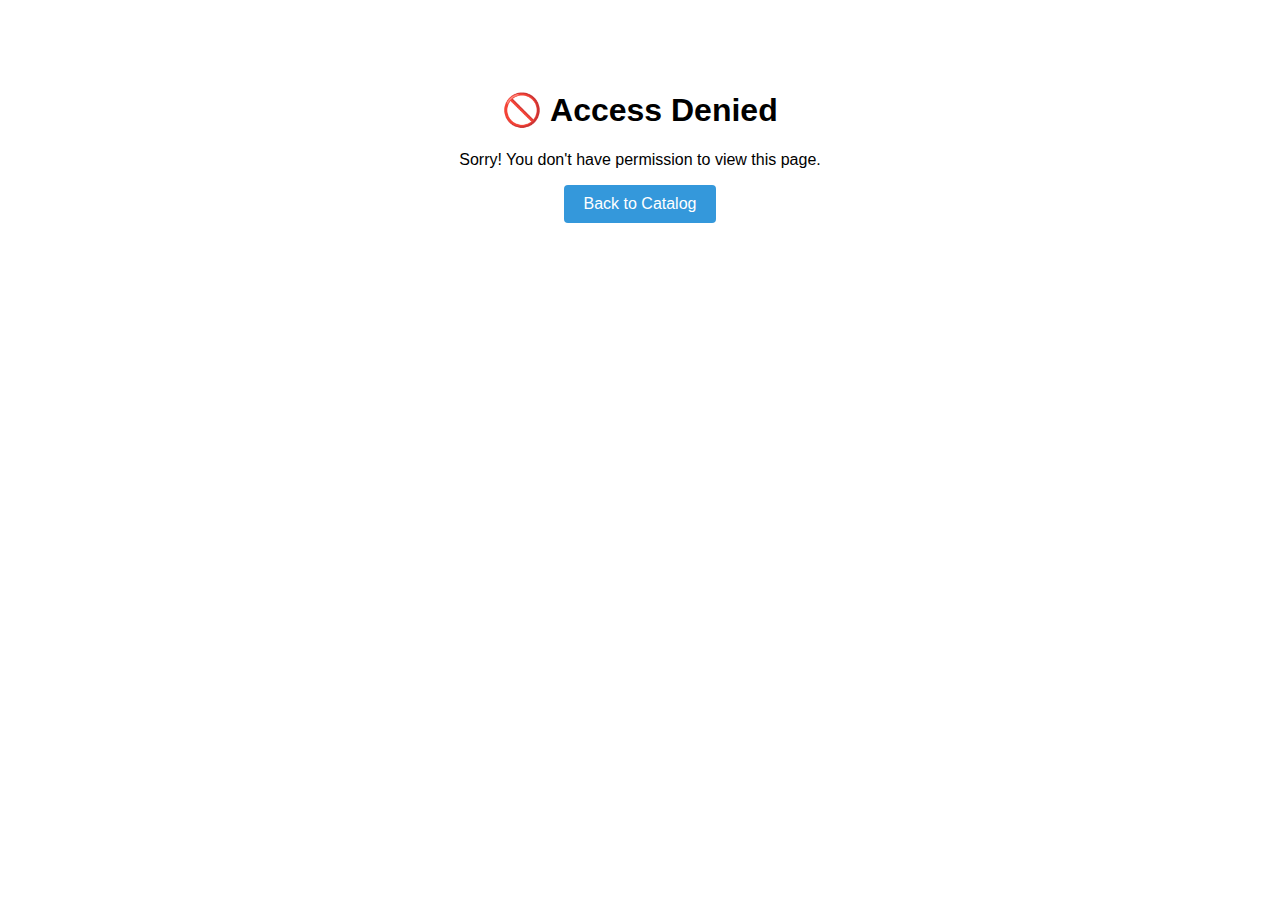
<file: src/main/resources/static/access-denied.html>
<!DOCTYPE html>
<html lang="en">
<head>
    <meta charset="UTF-8">
    <title>Access Denied</title>
    <link rel="stylesheet" href="css/style.css">
</head>
<body>
<main style="text-align: center; margin-top: 50px;">
    <h1>🚫 Access Denied</h1>
    <p>Sorry! You don't have permission to view this page.</p>
    <a href="books.html" class="btn">Back to Catalog</a>
</main>
</body>
</html>
</file>
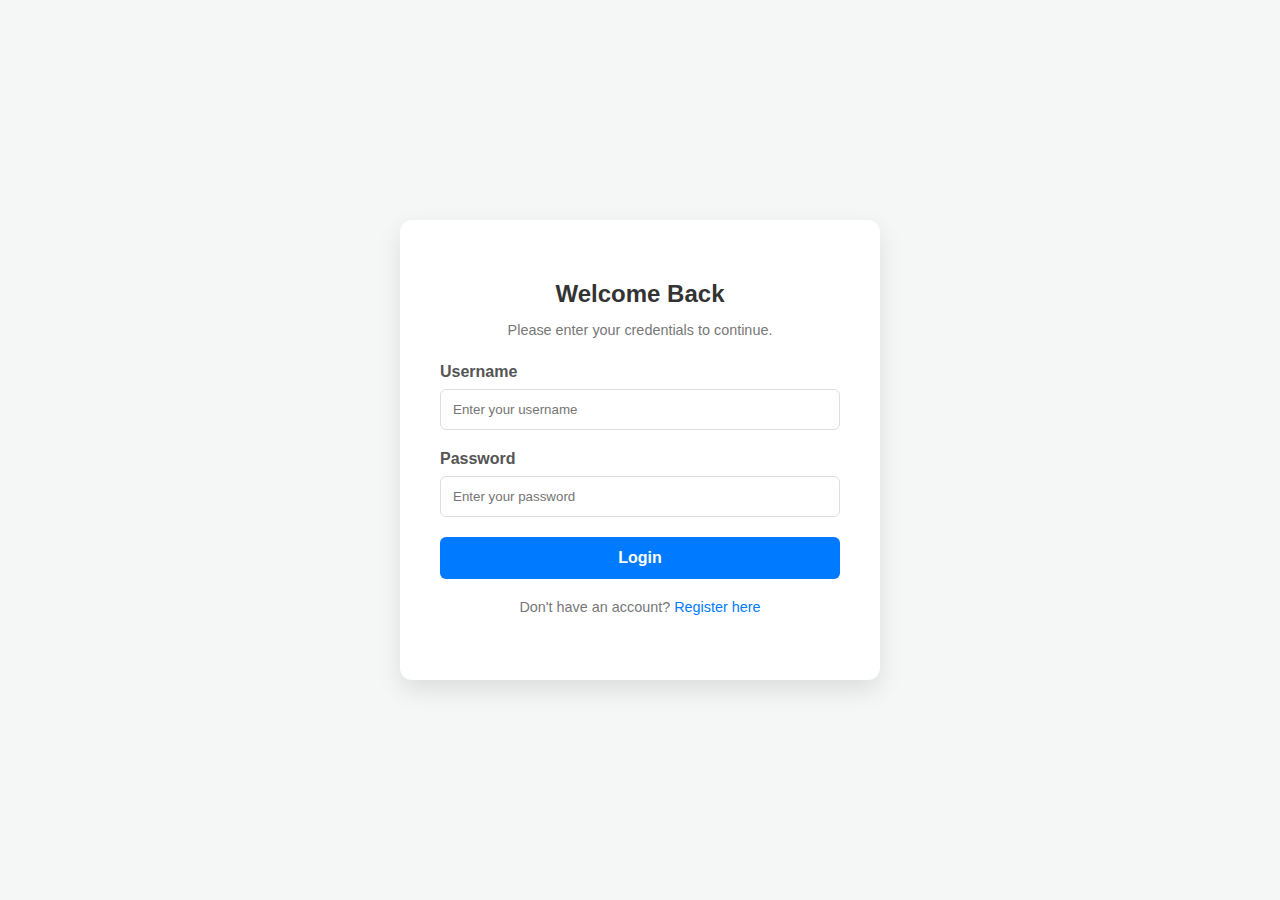
<file: src/main/resources/static/login.html>
<!DOCTYPE html>
<html lang="en">
<head>
    <meta charset="UTF-8">
    <title>Login - Bookstore</title>
    <link rel="stylesheet" href="css/style.css">
</head>
<body class="auth-page">
<div class="auth-container">
    <h2>Welcome Back</h2>
    <p>Please enter your credentials to continue.</p>
    <form id="loginForm">
        <div class="form-group">
            <label for="userName">Username</label>
            <input type="text" id="userName" required placeholder="Enter your username">
        </div>
        <div class="form-group">
            <label for="password">Password</label>
            <input type="password" id="password" required placeholder="Enter your password">
        </div>
        <button type="submit" class="auth-btn">Login</button>
    </form>
    <p class="auth-footer">Don't have an account? <a href="register.html">Register here</a></p>
</div>

<script src="js/login.js"></script>

</body>
</html>
</file>
<file: src/main/resources/static/css/style.css>
body {
    font-family: Arial, sans-serif;
    margin: 0;
    padding: 0;
}

/* Navigation Bar Styling */
header {
    background-color: #2c3e50; /* Professional Deep Navy */
    padding: 0.5rem 5%;
    box-shadow: 0 2px 10px rgba(0,0,0,0.1);
    display: flex;
    justify-content: space-between;
    align-items: center;
    color: white;
}

/* Brand/Logo on the Left */
header > a:first-child {
    font-size: 1.4rem;
    font-weight: bold;
    color: #ffffff;
    text-decoration: none;
    display: flex;
    align-items: center;
    gap: 10px;
}

/* Nav Link Container */
nav {
    display: flex;
    align-items: center;
    gap: 15px; /* Spacing between all nav items */
}

/* Auth Section Containers */
#auth-guest, #auth-user {
    display: flex;
    align-items: center;
    gap: 15px;
}

/* Global Link Styling for Nav */
nav a, nav button {
    text-decoration: none;
    color: #ecf0f1 !important; /* Ensure visibility against dark background */
    font-weight: 500;
    font-size: 0.95rem;
    transition: all 0.3s ease;
    background: none;
    border: none;
    cursor: pointer;
    padding: 5px 10px;
}

nav a:hover {
    color: #3498db !important; /* Bright blue on hover */
}

/* Administrative Special Link */
#adminLink {
    color: #f1c40f !important; /* Gold */
    border: 1px solid #f1c40f;
    border-radius: 4px;
}

#adminLink:hover {
    background-color: #f1c40f;
    color: #2c3e50 !important;
}

/* Red Logout Button */
#logoutBtn {
    background-color: #e74c3c;
    color: white !important;
    border-radius: 4px;
    padding: 6px 15px;
}

#logoutBtn:hover {
    background-color: #c0392b;
}

.hero {
    text-align: center;
    margin-top: 80px;
}

.btn {
    display: inline-block;
    padding: 10px 20px;
    background: #3498db;
    color: white;
    text-decoration: none;
    border-radius: 4px;
}

.book-grid {
    display: grid;
    grid-template-columns: repeat(auto-fit, minmax(200px, 1fr));
    gap: 20px;
    padding: 20px;
}

.book-card {
    border: 1px solid #ddd;
    padding: 15px;
}

main {
    padding: 20px;
}

#searchInput, #categoryInput, #categoryFilter {
    padding: 10px;
    margin-right: 10px;
    margin-bottom: 20px;
    border: 1px solid #ccc;
    border-radius: 4px;
}

.book-grid {
    display: grid;
    grid-template-columns: repeat(auto-fill, minmax(250px, 1fr));
    gap: 20px;
}

.book-card {
    border: 1px solid #ddd;
    padding: 15px;
    border-radius: 8px;
    background: #fff;
    box-shadow: 2px 2px 5px rgba(0,0,0,0.1);
}

/* Shopping Cart Container */
#cartContainer {
    max-width: 900px;
    margin: 40px auto;
    padding: 20px;
    background-color: #fff;
    box-shadow: 0 4px 10px rgba(0,0,0,0.1);
    border-radius: 8px;
}

/* Table Styling */
#cartTable {
    width: 100%;
    border-collapse: collapse;
    margin-bottom: 20px;
}

#cartTable th {
    background-color: #f8f9fa;
    text-align: left;
    padding: 12px;
    border-bottom: 2px solid #dee2e6;
    color: #495057;
}

#cartTable td {
    padding: 15px 12px;
    border-bottom: 1px solid #eee;
    vertical-align: middle;
}

/* Hover effect for rows */
#cartTable tbody tr:hover {
    background-color: #f1f3f5;
}

/* Total Section */
#cartTotal {
    text-align: right;
    padding-top: 20px;
    border-top: 2px solid #343a40;
}

#cartTotal h3 {
    font-size: 1.5rem;
    color: #212529;
}

#totalPrice {
    color: #28a745; /* Green for the total price */
    font-weight: bold;
}

/* Back Button Styling */
header a {
    text-decoration: none;
    color: #007bff;
    font-weight: 500;
}

header a:hover {
    text-decoration: underline;
}

/* Auth Page Background */
.auth-page {
    background-color: #f4f7f6;
    display: flex;
    justify-content: center;
    align-items: center;
    height: 100vh;
    margin: 0;
    font-family: 'Segoe UI', Tahoma, Geneva, Verdana, sans-serif;
}

/* Central Card */
.auth-container {
    background: #ffffff;
    padding: 40px;
    border-radius: 12px;
    box-shadow: 0 10px 25px rgba(0,0,0,0.1);
    width: 100%;
    max-width: 400px;
    text-align: center;
}

.auth-container h2 {
    margin-bottom: 10px;
    color: #333;
}

.auth-container p {
    color: #777;
    font-size: 0.9rem;
    margin-bottom: 25px;
}

/* Form Styling */
.form-group {
    text-align: left;
    margin-bottom: 20px;
}

.form-group label {
    display: block;
    margin-bottom: 8px;
    font-weight: 600;
    color: #555;
}

.form-group input {
    width: 100%;
    padding: 12px;
    border: 1px solid #ddd;
    border-radius: 6px;
    box-sizing: border-box; /* Ensures padding doesn't break width */
}

.form-group input:focus {
    border-color: #007bff;
    outline: none;
    box-shadow: 0 0 5px rgba(0,123,255,0.2);
}

/* Button */
.auth-btn {
    width: 100%;
    padding: 12px;
    background-color: #007bff;
    color: white;
    border: none;
    border-radius: 6px;
    font-size: 1rem;
    font-weight: bold;
    cursor: pointer;
    transition: background 0.3s;
}

.auth-btn:hover {
    background-color: #0056b3;
}

.auth-footer {
    margin-top: 20px;
    font-size: 0.85rem;
}

.auth-footer a {
    color: #007bff;
    text-decoration: none;
}

.auth-footer a:hover {
    text-decoration: underline;
}

/* Container for the order history */
#ordersContainer {
    max-width: 800px;
    margin: 20px auto;
    display: flex;
    flex-direction: column;
    gap: 20px;
}

/* Individual Order Card */
.order-card {
    background: #fff;
    padding: 20px;
    border-radius: 10px;
    box-shadow: 0 4px 6px rgba(0,0,0,0.05);
    border: 1px solid #eee;
    text-align: left;
}

.order-header {
    display: flex;
    justify-content: space-between;
    align-items: center;
    border-bottom: 1px solid #f0f0f0;
    padding-bottom: 10px;
    margin-bottom: 15px;
}

.order-header h3 {
    margin: 0;
    color: #333;
}

/* Status Badge */
.order-status {
    padding: 5px 12px;
    border-radius: 20px;
    font-size: 0.8rem;
    font-weight: bold;
    text-transform: uppercase;
}

/* Status Colors - Matching your Enum logic */
.order-status.PENDING { background-color: #fff3cd; color: #856404; }
.order-status.SHIPPED { background-color: #d1ecf1; color: #0c5460; }
.order-status.DELIVERED { background-color: #d4edda; color: #155724; }
.order-status.CANCELLED { background-color: #f8d7da; color: #721c24; }

/* Items List */
.order-items {
    list-style: none;
    padding: 0;
    margin: 10px 0;
}

.order-items li {
    padding: 5px 0;
    color: #555;
    display: flex;
    justify-content: space-between;
}

.order-total {
    font-weight: bold;
    font-size: 1.1rem;
    text-align: right;
    color: #2c3e50;
    margin-top: 10px;
}

/* Style for the button when it IS visible */
.add-to-cart-btn {
    background-color: #28a745;
    color: white;
    border: none;
    padding: 10px;
    cursor: pointer;
}

/* Style for the 'Out of Stock' message */
.out-of-stock-label {
    color: #d9534f; /* Reddish color */
    font-weight: bold;
    text-transform: uppercase;
    border: 1px solid #d9534f;
    padding: 5px;
    display: inline-block;
}

.pagination-container {
    display: flex;
    justify-content: center;
    align-items: center;
    gap: 20px;
    margin-top: 20px;
    padding-bottom: 40px;
}

.pagination-container button {
    padding: 8px 16px;
    cursor: pointer;
    background-color: #007bff;
    color: white;
    border: none;
    border-radius: 4px;
}

.pagination-container button:disabled {
    background-color: #ccc;
    cursor: not-allowed;
}

/* Admin Dashboard Specific Styles */
.admin-container {
    max-width: 1000px;
    margin: 20px auto;
    padding: 20px;
    display: grid;
    grid-template-columns: repeat(auto-fit, minmax(400px, 1fr));
    gap: 30px;
}

.admin-section {
    background: #f9f9f9;
    padding: 25px;
    border-radius: 8px;
    box-shadow: 0 4px 6px rgba(0,0,0,0.1);
    border: 1px solid #ddd;
}

.admin-section h2 {
    margin-top: 0;
    color: #333;
    border-bottom: 2px solid #007bff;
    padding-bottom: 10px;
    margin-bottom: 20px;
}

.admin-section form {
    display: flex;
    flex-direction: column;
    gap: 15px;
}

.admin-section input,
.admin-section select,
.admin-section textarea {
    padding: 10px;
    border: 1px solid #ccc;
    border-radius: 4px;
    font-size: 14px;
}

.admin-section textarea {
    height: 100px;
    resize: vertical;
}

.admin-section button {
    background-color: #28a745; /* Green for success/create actions */
    color: white;
    padding: 12px;
    border: none;
    border-radius: 4px;
    cursor: pointer;
    font-weight: bold;
    transition: background 0.3s;
}

.admin-section button:hover {
    background-color: #218838;
}
</file>
